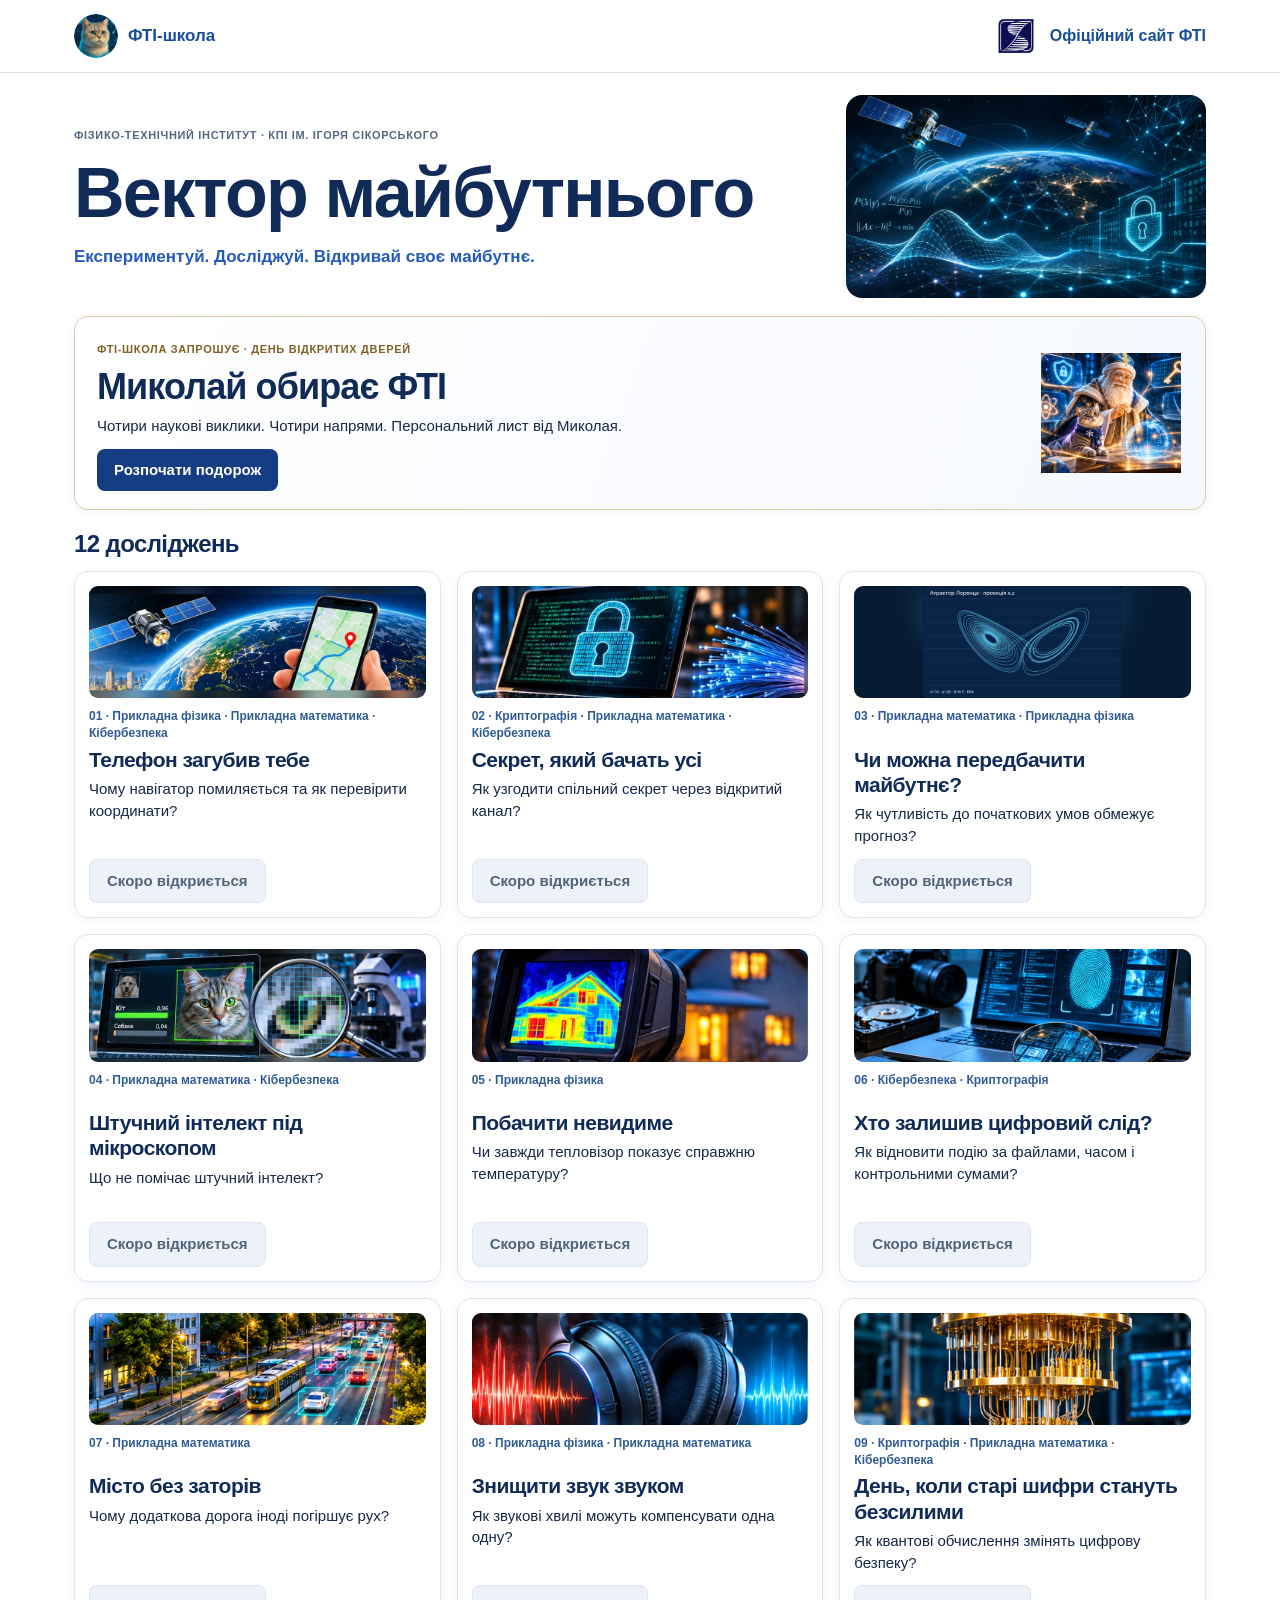
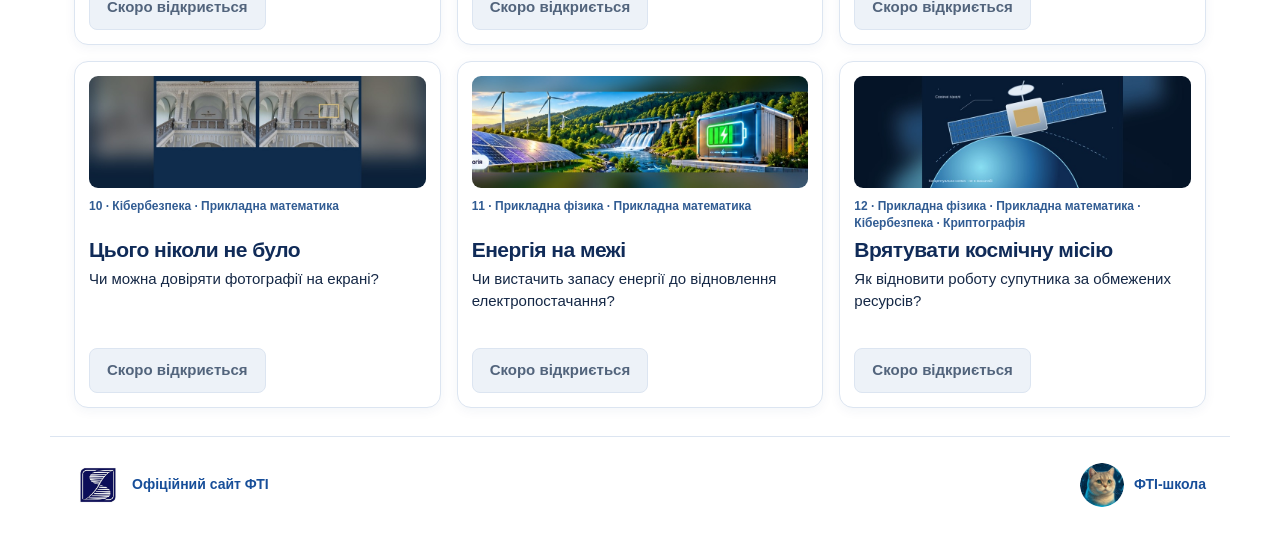
<file: index.html>
<!DOCTYPE html>

<html lang="uk"><head><meta charset="utf-8"/><meta content="width=device-width,initial-scale=1" name="viewport"/><title>ФТІ. Вектор майбутнього</title><link href="images/logo.jpg" rel="icon"/><style>*{box-sizing:border-box}html{scroll-behavior:smooth}body{margin:0;background:#fff;color:#152846;font:16px/1.65 "Segoe UI",Arial,sans-serif}img{display:block;max-width:100%;height:auto}main,header>div,footer{max-width:1180px;margin:auto;padding:24px}header{border-bottom:1px solid #dce5f1;background:#fff}header>div{display:flex;align-items:center;gap:14px;padding-block:12px}header img{width:52px;height:52px;object-fit:contain}header strong{font-size:17px}header a:last-child{margin-left:auto}a{color:#174e99;text-underline-offset:3px}h1,h2{line-height:1.2;letter-spacing:-.025em;color:#102b58}h1{font-size:clamp(32px,4.3vw,52px);margin:12px 0 18px}h2{font-size:24px;margin:0 0 12px}p{margin:8px 0 16px}small,.muted{color:#536780}small{font-size:11px;letter-spacing:.06em;font-weight:700}.hero{display:grid;grid-template-columns:minmax(0,1fr) minmax(0,1.15fr);align-items:center;gap:30px;padding:30px 0 42px}.hero>img{width:100%;max-height:310px;object-fit:cover;border-radius:16px}.hero p{font-size:19px}.hero strong{display:block;color:#245bbb;font-size:17px}.cards{display:grid;grid-template-columns:repeat(3,minmax(0,1fr));gap:20px}.card,section,details{border:1px solid #dce5f1;border-radius:14px;padding:22px;margin:20px 0;background:#fff}.card{margin:0;display:flex;flex-direction:column;min-width:0;box-shadow:0 4px 18px #173b7010}.card img{width:100%;height:145px;object-fit:cover;border-radius:9px}.card h2{font-size:21px}.card p{font-size:15px}.card a{margin-top:auto;align-self:flex-start}.btn,button{display:inline-block;background:#163d82;color:white;border:0;border-radius:8px;padding:10px 17px;text-decoration:none;font:600 15px/1.5 "Segoe UI",Arial,sans-serif;cursor:pointer}.btn:hover,button:hover{background:#245bbb}button:focus-visible,a:focus-visible,input:focus-visible,textarea:focus-visible{outline:3px solid #00a4d4;outline-offset:3px}label{display:block;margin:12px 0}input[type=range]{width:100%;accent-color:#245bbb}textarea{width:100%;min-height:100px;font:inherit;border:1px solid #9aadc6;border-radius:8px;padding:10px}canvas{display:block;width:100%;height:260px;background:#f2f7fc;border-radius:8px}#pix{image-rendering:pixelated;max-width:256px;height:auto}[hidden]{display:none!important}.value{font-size:2rem;font-weight:700;color:#164e99}summary{cursor:pointer;font-weight:700}.tag,.card .tag{font-size:12px;font-weight:650;color:#315c93;margin-top:12px}.closed{color:#64748b}.photo{width:100%;max-width:650px;max-height:250px;object-fit:cover;border-radius:12px}footer{border-top:1px solid #dce5f1;font-size:14px}table{border-collapse:collapse;font-size:14px;overflow-wrap:anywhere}th,td{padding:8px;border-bottom:1px solid #dce5f1}main:has(#hyp){max-width:920px}@media(max-width:850px){.cards{grid-template-columns:repeat(2,minmax(0,1fr))}.hero{gap:20px}}@media(max-width:560px){.hero,.cards{grid-template-columns:1fr}.hero{padding:15px 0 25px}.hero>img{max-height:220px}.card img{height:150px}main,footer{padding:16px}header>div{padding:10px 16px;flex-wrap:wrap}header img{width:42px;height:42px}header a:last-child{margin-left:0;font-size:13px}section,details,.card{padding:16px}h2{font-size:21px}}header>div,footer{display:flex;align-items:center;justify-content:space-between;gap:16px;flex-wrap:wrap}.brand,.official{display:flex;align-items:center;gap:10px;text-decoration:none;font-weight:650}.brand img,.official img{width:48px;height:48px;object-fit:contain;border-radius:8px}.hero{grid-template-columns:minmax(0,1.5fr) minmax(0,1fr)}.hero>img{max-width:420px;max-height:240px;object-fit:contain;justify-self:end}.directions{display:flex;flex-wrap:wrap;gap:8px;margin:18px 0}.directions span{border:1px solid #c8d9f0;background:#eef5ff;color:#163d82;padding:7px 13px;border-radius:9px;font-weight:650;font-size:14px}.card img{height:180px;object-fit:contain;background:#f5f8fc}.card .tag{letter-spacing:0;line-height:1.5}.card h2{margin-top:6px}@media(max-width:560px){.hero{grid-template-columns:1fr}.hero>img{justify-self:center;max-height:200px}.brand img,.official img{width:38px;height:38px}.official{font-size:13px}.card img{height:170px}}.brand img{width:44px;height:44px;object-fit:cover;border-radius:50%;flex-shrink:0}.hero h1{font-size:clamp(38px,5.8vw,70px);line-height:1.08;margin:14px 0 22px}.hero{grid-template-columns:minmax(0,1.7fr) minmax(0,1fr)}.hero>img{max-width:360px;max-height:225px}@media(max-width:560px){.hero{grid-template-columns:1fr}.hero h1{font-size:42px}.brand img{width:36px;height:36px}}
main{padding-top:10px;padding-bottom:28px}.hero{padding:12px 0 18px;gap:22px}.hero h1{margin:8px 0 12px}.hero+ h2{margin:0 0 12px}.cards{gap:16px;align-items:stretch;grid-auto-rows:1fr}.card{padding:14px;gap:0;display:flex;flex-direction:column}.card img{width:100%;height:auto;aspect-ratio:3/1;object-fit:cover;display:block;background:#eef4fb;border-radius:9px}.card .tag{margin:10px 0 5px;line-height:1.4;min-height:2.8em}.card h2{margin:0 0 6px;line-height:1.2}.card p:not(.tag){margin:0 0 12px;line-height:1.45}.card .btn{margin-top:auto}.card{box-shadow:0 3px 12px #173b700d}@media(max-width:560px){main{padding:12px 16px 20px}.hero{padding:8px 0 16px;gap:12px}.cards{grid-auto-rows:auto;gap:12px}.card img{height:auto;aspect-ratio:3/1}.card .tag{min-height:0}.card{padding:12px}.hero h1{margin:6px 0 10px}}
 .invitation{display:grid;grid-template-columns:minmax(0,1fr) 145px;align-items:center;gap:16px;margin:0 0 20px;padding:18px 22px;border:1px solid #dbcba6;border-radius:14px;background:linear-gradient(110deg,#fff,#f5f8ff);box-shadow:0 3px 12px #173b700d}.invitation h2{font-size:clamp(25px,3.5vw,36px);margin:4px 0 6px}.invitation p{margin:0 0 10px;font-size:15px}.invitation small{color:#806023}.invitation img{width:140px;height:132px;object-fit:contain;justify-self:center}.upcoming{background:#edf2f8;color:#52647c;border:1px solid #dce5f1;cursor:default;align-self:flex-start}.upcoming:hover{background:#edf2f8}.card .upcoming{margin-top:auto}@media(max-width:560px){.invitation{grid-template-columns:minmax(0,1fr) 82px;padding:14px;gap:8px}.invitation img{width:82px;height:90px}.invitation h2{font-size:25px}.invitation p{font-size:14px}}</style></head><body><header><div><a class="brand" href="https://t.me/iptschool"><img alt="Котик ФТІ-школи" src="images/fti-cat-avatar.png"/><strong>ФТІ-школа</strong></a><a class="official" href="https://ipt.kpi.ua"><img alt="" src="images/logo.jpg"/>Офіційний сайт ФТІ</a></div></header><main><div class="hero"><div><small>ФІЗИКО-ТЕХНІЧНИЙ ІНСТИТУТ · КПІ ІМ. ІГОРЯ СІКОРСЬКОГО</small><h1>Вектор майбутнього</h1><strong>Експериментуй. Досліджуй. Відкривай своє майбутнє.</strong></div><img alt="Наукові технології" src="images/hero.png"/></div><section aria-labelledby="invite-title" class="invitation"><div><small>ФТІ-ШКОЛА ЗАПРОШУЄ · ДЕНЬ ВІДКРИТИХ ДВЕРЕЙ</small><h2 id="invite-title">Миколай обирає ФТІ</h2><p>Чотири наукові виклики. Чотири напрями. Персональний лист від Миколая.</p><a class="btn" href="open-day/">Розпочати подорож</a></div><img alt="Святий Миколай" src="open-day/images/nicholas-card.jpg"/></section><h2>12 досліджень</h2><div class="cards"><article class="card"><img alt="Телефон загубив тебе" height="300" loading="lazy" src="images/cards/01.jpg" width="900"/><p class="tag">01 · Прикладна фізика · Прикладна математика · Кібербезпека</p><h2>Телефон загубив тебе</h2><p>Чому навігатор помиляється та як перевірити координати?</p><span aria-disabled="true" class="btn upcoming">Скоро відкриється</span></article><article class="card"><img alt="Секрет, який бачать усі" height="300" loading="lazy" src="images/cards/02.jpg" width="900"/><p class="tag">02 · Криптографія · Прикладна математика · Кібербезпека</p><h2>Секрет, який бачать усі</h2><p>Як узгодити спільний секрет через відкритий канал?</p><span aria-disabled="true" class="btn upcoming">Скоро відкриється</span></article><article class="card"><img alt="Чи можна передбачити майбутнє?" height="300" loading="lazy" src="images/cards/03.jpg" width="900"/><p class="tag">03 · Прикладна математика · Прикладна фізика</p><h2>Чи можна передбачити майбутнє?</h2><p>Як чутливість до початкових умов обмежує прогноз?</p><span aria-disabled="true" class="btn upcoming">Скоро відкриється</span></article><article class="card"><img alt="Штучний інтелект під мікроскопом" height="300" loading="lazy" src="images/cards/04.jpg" width="900"/><p class="tag">04 · Прикладна математика · Кібербезпека</p><h2>Штучний інтелект під мікроскопом</h2><p>Що не помічає штучний інтелект?</p><span aria-disabled="true" class="btn upcoming">Скоро відкриється</span></article><article class="card"><img alt="Побачити невидиме" height="300" loading="lazy" src="images/cards/05.jpg" width="900"/><p class="tag">05 · Прикладна фізика</p><h2>Побачити невидиме</h2><p>Чи завжди тепловізор показує справжню температуру?</p><span aria-disabled="true" class="btn upcoming">Скоро відкриється</span></article><article class="card"><img alt="Хто залишив цифровий слід?" height="300" loading="lazy" src="images/cards/06.jpg" width="900"/><p class="tag">06 · Кібербезпека · Криптографія</p><h2>Хто залишив цифровий слід?</h2><p>Як відновити подію за файлами, часом і контрольними сумами?</p><span aria-disabled="true" class="btn upcoming">Скоро відкриється</span></article><article class="card"><img alt="Місто без заторів" height="300" loading="lazy" src="images/cards/07.jpg" width="900"/><p class="tag">07 · Прикладна математика</p><h2>Місто без заторів</h2><p>Чому додаткова дорога іноді погіршує рух?</p><span aria-disabled="true" class="btn upcoming">Скоро відкриється</span></article><article class="card"><img alt="Знищити звук звуком" height="300" loading="lazy" src="images/cards/08.jpg" width="900"/><p class="tag">08 · Прикладна фізика · Прикладна математика</p><h2>Знищити звук звуком</h2><p>Як звукові хвилі можуть компенсувати одна одну?</p><span aria-disabled="true" class="btn upcoming">Скоро відкриється</span></article><article class="card"><img alt="День, коли старі шифри стануть безсилими" height="300" loading="lazy" src="images/cards/09.jpg" width="900"/><p class="tag">09 · Криптографія · Прикладна математика · Кібербезпека</p><h2>День, коли старі шифри стануть безсилими</h2><p>Як квантові обчислення змінять цифрову безпеку?</p><span aria-disabled="true" class="btn upcoming">Скоро відкриється</span></article><article class="card"><img alt="Цього ніколи не було" height="300" loading="lazy" src="images/cards/10.jpg" width="900"/><p class="tag">10 · Кібербезпека · Прикладна математика</p><h2>Цього ніколи не було</h2><p>Чи можна довіряти фотографії на екрані?</p><span aria-disabled="true" class="btn upcoming">Скоро відкриється</span></article><article class="card"><img alt="Енергія на межі" height="300" loading="lazy" src="images/cards/11.jpg" width="900"/><p class="tag">11 · Прикладна фізика · Прикладна математика</p><h2>Енергія на межі</h2><p>Чи вистачить запасу енергії до відновлення електропостачання?</p><span aria-disabled="true" class="btn upcoming">Скоро відкриється</span></article><article class="card"><img alt="Врятувати космічну місію" height="300" loading="lazy" src="images/cards/12.jpg" width="900"/><p class="tag">12 · Прикладна фізика · Прикладна математика · Кібербезпека · Криптографія</p><h2>Врятувати космічну місію</h2><p>Як відновити роботу супутника за обмежених ресурсів?</p><span aria-disabled="true" class="btn upcoming">Скоро відкриється</span></article></div></main><footer><a class="official" href="https://ipt.kpi.ua"><img alt="" src="images/logo.jpg"/>Офіційний сайт ФТІ</a><a class="brand" href="https://t.me/iptschool"><img alt="Котик ФТІ-школи" src="images/fti-cat-avatar.png"/>ФТІ-школа</a></footer></body></html>
</file>
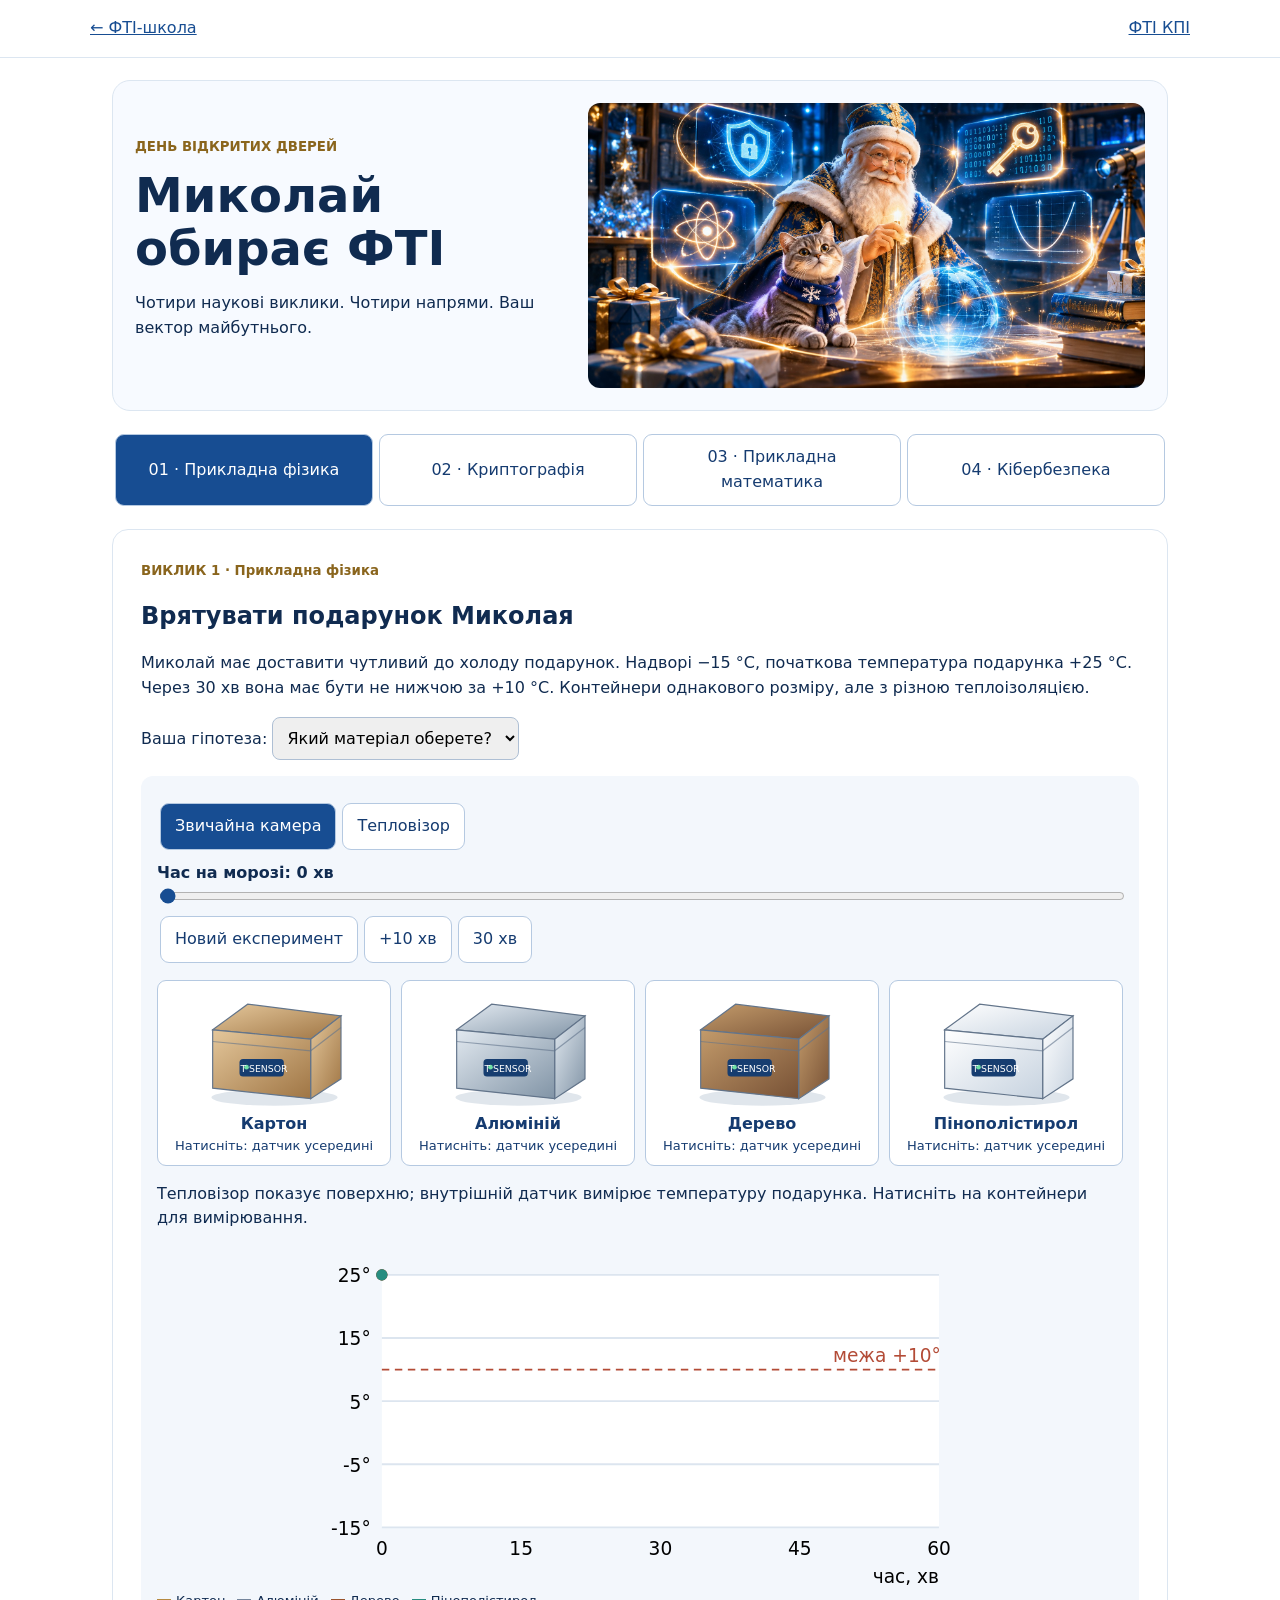
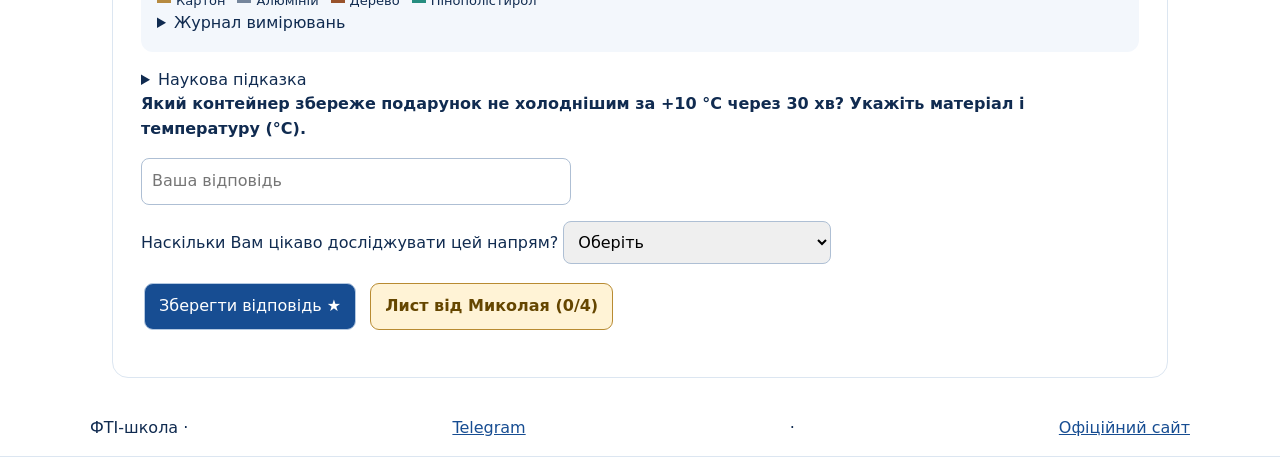
<file: open-day/index.html>
<!doctype html><html lang="uk"><head><meta charset="utf-8"><meta name="viewport" content="width=device-width,initial-scale=1"><title>Миколай обирає ФТІ</title><link rel="stylesheet" href="style-v4.css"></head><body><header><a href="../index.html">← ФТІ-школа</a><a href="https://ipt.kpi.ua">ФТІ КПІ</a></header><main><section class="hero"><div><small>ДЕНЬ ВІДКРИТИХ ДВЕРЕЙ</small><h1>Миколай обирає ФТІ</h1><p>Чотири наукові виклики. Чотири напрями. Ваш вектор майбутнього.</p></div><img src="images/nicholas-v4.jpg" alt="Миколай у науковій лабораторії з котиком"></section><nav id="nav"></nav><section id="work" aria-live="polite"></section><section id="letter" hidden></section></main><footer>ФТІ-школа · <a href="https://t.me/iptschool">Telegram</a> · <a href="https://ipt.kpi.ua">Офіційний сайт</a></footer><script src="app-v4.js"></script></body></html>
</file>
<file: open-day/style-v4.css>
*{box-sizing:border-box}body{margin:0;background:#fff;color:#102b50;font:16px/1.55 system-ui,sans-serif}header,footer{padding:16px max(5%,calc((100% - 1100px)/2));display:flex;justify-content:space-between;gap:12px;border-bottom:1px solid #dce6f1}a{color:#174d92}main{max-width:1100px;margin:auto;padding:22px}.hero{display:grid;grid-template-columns:1fr 1.3fr;align-items:center;gap:24px;background:#f7faff;border:1px solid #dce6f1;border-radius:18px;padding:22px}.hero img{width:100%;border-radius:12px}h1{font-size:clamp(30px,5vw,48px);line-height:1.1;margin:10px 0}h2{line-height:1.2}small{color:#8a651d;font-weight:700}button{font:inherit;cursor:pointer;border:1px solid #b5c9e1;border-radius:9px;background:white;color:#153b70;padding:10px 14px;margin:3px}button:hover,button:focus-visible{outline:2px solid #c29b43}button.primary,.hero button,button.active{background:#174d92;color:white}button:disabled{opacity:.45;cursor:default}nav{display:flex;flex-wrap:wrap;margin:20px 0}nav button{flex:1}#work,#letter{border:1px solid #dce6f1;border-radius:16px;padding:clamp(12px,3vw,28px)}.panel{background:#f3f7fc;padding:16px;border-radius:12px;margin:16px 0}.scene{display:grid;grid-template-columns:1fr 1fr;gap:12px}.zone{min-height:170px;border:1px dashed #a6bad4;border-radius:12px;padding:12px;text-align:center}.chest{font-size:55px;line-height:1.3}.lock{display:inline-block;padding:4px 8px;border-radius:6px;color:white;background:#2255b4}.gold{background:#99701b}.log{max-height:130px;overflow:auto;font-size:14px}.boxes{display:grid;grid-template-columns:repeat(4,1fr);gap:8px;padding:15px;background:#e5edf6;border-radius:12px}.boxes.heat{background:#20134c}.gift{display:block;width:100%;height:90px;border-radius:8px;background:linear-gradient(90deg,#376b9c 42%,#d3ab50 42%,#d3ab50 58%,#376b9c 58%);border-top:10px solid #a4bcd4}.heat .gift{background:var(--thermal);border-top:10px solid #af80d3}.boxes button{margin:0;padding:5px;min-width:0}.map{width:100%;max-height:350px}.message{border:1px solid #cbd8e8;border-radius:9px;padding:10px;margin:8px 0}.message summary{cursor:pointer;font-weight:600}input,select{font:inherit;padding:10px;border:1px solid #aebfd4;border-radius:8px;max-width:100%}.result{border-left:4px solid #c39b45;padding:10px 15px;margin:12px 0;background:#fffaf0}.bar{height:12px;background:#e3ecf7;border-radius:10px;overflow:hidden}.bar i{display:block;background:#235aa0;height:100%}.printpage{padding:20px}.printpage img{width:100%;max-height:250px;object-fit:cover} [hidden]{display:none!important}@media(max-width:650px){.hero{grid-template-columns:1fr}main{padding:12px}.boxes{padding:6px}.gift{height:60px}nav button{flex-basis:45%}}@media print{body{font-size:12pt}header,footer,.hero,nav,#work,.no-print{display:none!important}main{padding:0}#letter{border:0;padding:0}.printpage{break-after:page}.printpage:last-of-type{break-after:auto}a{color:#174d92}.bar i{print-color-adjust:exact;-webkit-print-color-adjust:exact}@page{size:A4;margin:15mm}}
.container-grid{display:grid;grid-template-columns:repeat(4,minmax(0,1fr));gap:10px;margin:14px 0}.container-item{margin:0;display:flex;flex-direction:column;align-items:center;padding:8px;min-width:0}.container-item svg{width:100%;max-width:175px}.container-item span{font-size:13px;text-align:center}.container-item b{overflow-wrap:anywhere}.phys-controls{display:flex;flex-wrap:wrap;margin:8px 0}.time-range{display:block;width:100%;padding:0;accent-color:#174d92}.coolgraph{display:block;width:100%;max-width:650px;margin:auto}.legend{display:flex;flex-wrap:wrap;gap:12px;font-size:13px}.legend span:before{content:'';display:inline-block;width:14px;height:4px;background:var(--line);margin-right:5px;vertical-align:middle}.heat-scale{height:12px;background:linear-gradient(90deg,#3439ce,#15a9cd,#8ed52a,#f39a15,#db2929);border-radius:6px}.table-scroll{overflow-x:auto}.table-scroll table{border-collapse:collapse;width:100%;font-size:13px}.table-scroll td,.table-scroll th{border:1px solid #dce6f1;padding:6px;text-align:center}#response[type=text]{width:min(100%,430px)}@media(max-width:650px){.container-grid{grid-template-columns:repeat(2,minmax(0,1fr))}}

.crypto-layout{display:grid;grid-template-columns:minmax(0,1fr) minmax(0,1.35fr) minmax(0,1fr);gap:12px;align-items:stretch}.character{margin:0;min-width:0;background:#edf4fb;border-radius:12px;overflow:hidden;text-align:center}.character img{width:100%;display:block;aspect-ratio:1/1;object-fit:cover}.character figcaption{padding:8px;font-weight:700}.crypto-center{min-width:0;text-align:center;background:#f3f7fc;border:1px solid #cbd8e8;border-radius:12px;padding:12px}.crypto-center .log{text-align:left;max-height:145px}.drop-command{border:2px dashed #a6bad4;border-radius:8px;padding:10px;margin:10px 0;min-height:52px}.command-bank{display:flex;flex-wrap:wrap;justify-content:center;margin:12px 0}.answer-actions{display:flex;flex-wrap:wrap;gap:8px}.letter-btn{background:#fff3d6;border-color:#b88b32;color:#654600;font-weight:700}.hero img{display:block;object-fit:contain;min-width:0}@media(max-width:650px){.crypto-layout{grid-template-columns:1fr 1fr}.crypto-center{grid-column:1/-1;grid-row:2}.character img{aspect-ratio:4/3}.character:last-child{grid-column:2;grid-row:1}}
</file>
